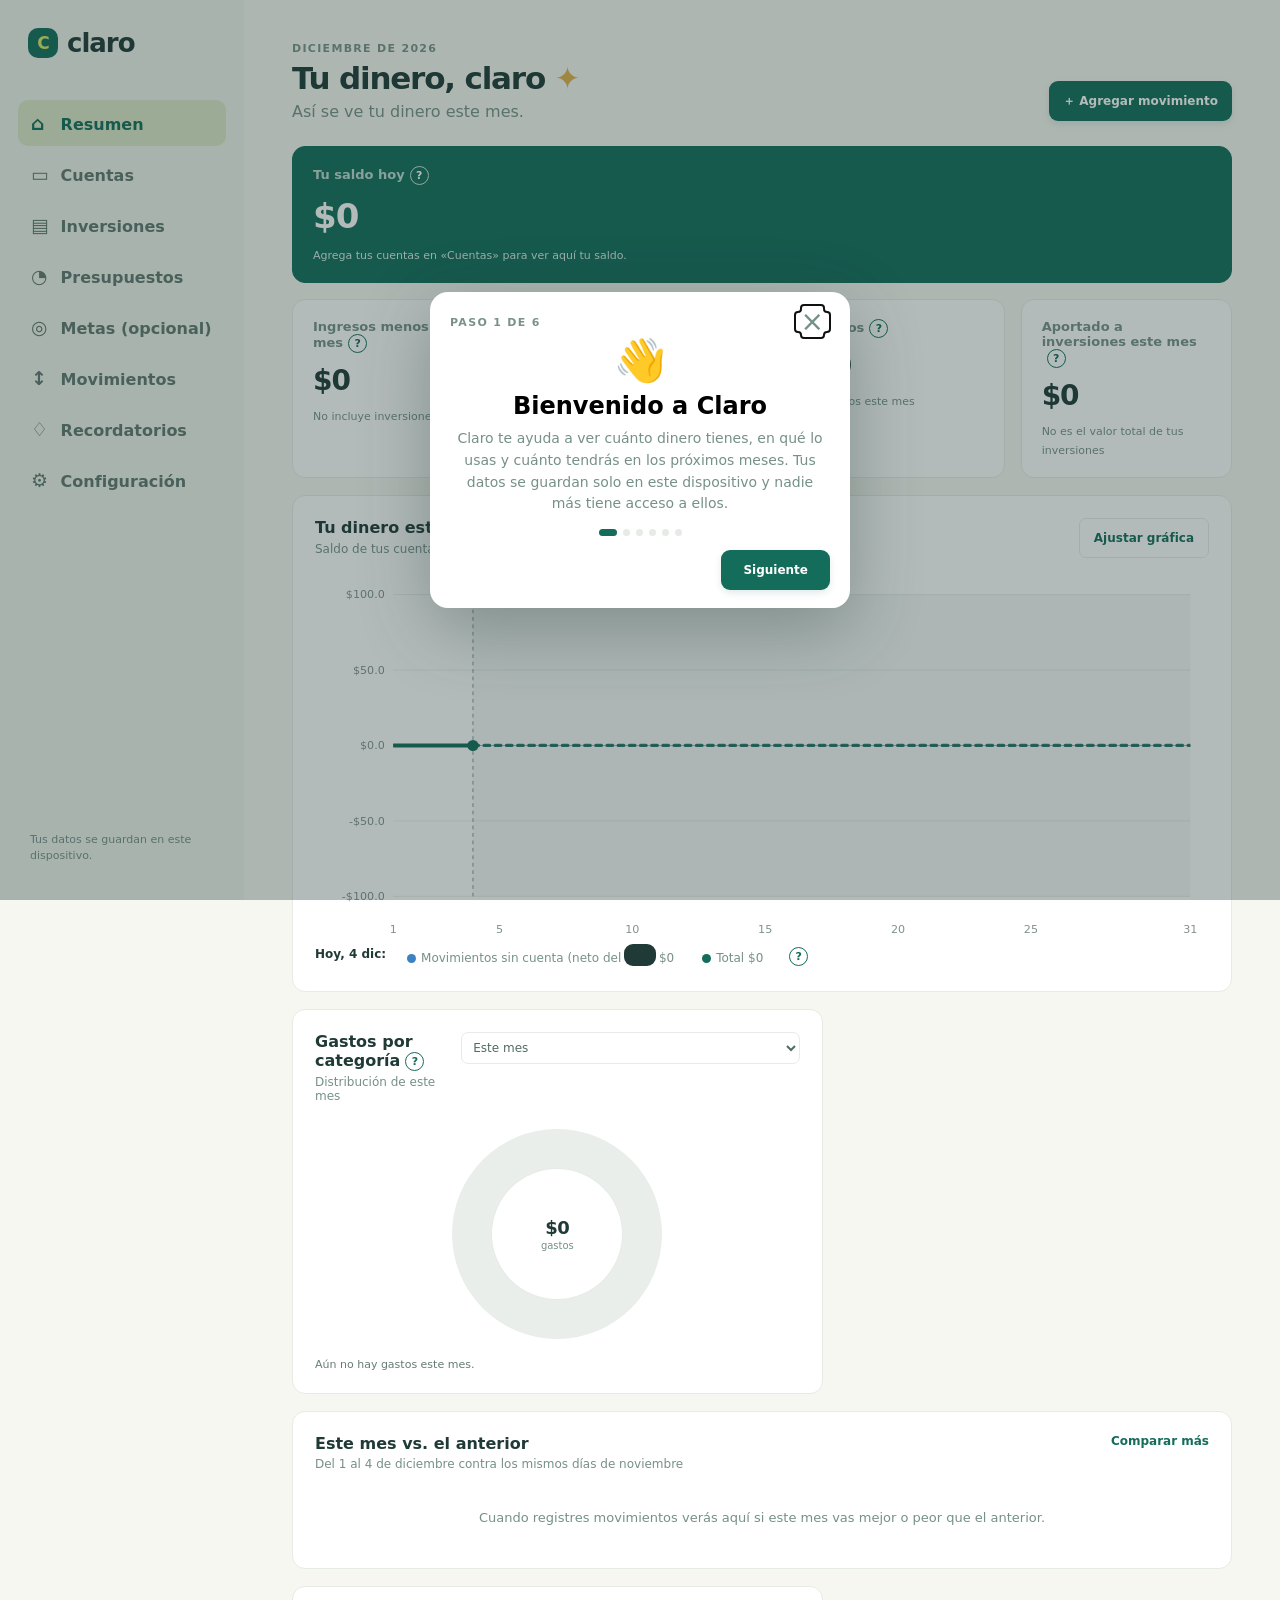
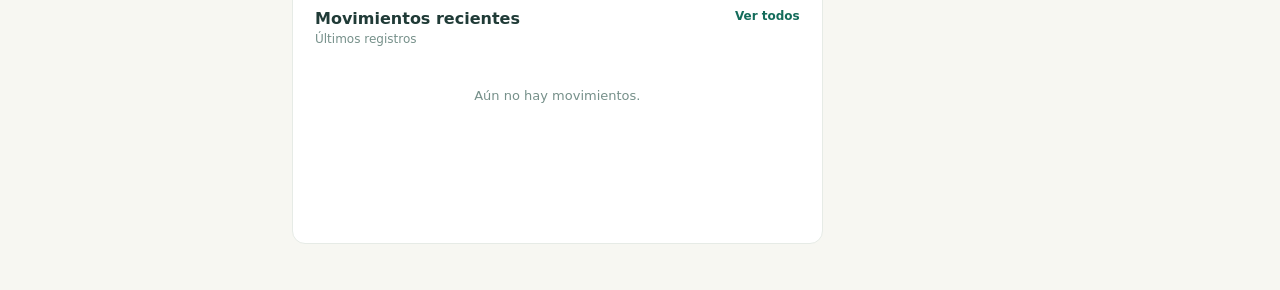
<file: index.html>
<!doctype html>
<html lang="es-MX">
  <head>
    <meta charset="UTF-8" />
    <meta name="color-scheme" content="light dark" />
    <meta name="viewport" content="width=device-width, initial-scale=1" />
    <meta name="theme-color" content="#146c5b" />
    <meta name="description" content="Tu dinero, claro y bajo control." />
    <link rel="manifest" href="manifest.webmanifest" />
    <link rel="icon" href="icon.svg" type="image/svg+xml" />
    <link rel="icon" href="favicon-32.png" type="image/png" sizes="32x32" />
    <link rel="apple-touch-icon" href="apple-touch-icon.png" />
    <link rel="stylesheet" href="styles.css" />
    <link rel="stylesheet" href="overrides.css" />
    <link rel="stylesheet" href="guidance.css" />
    <title>Claro — Control de gastos</title>
  </head>
  <body>
    <div class="app-shell">
      <aside class="sidebar">
        <a class="brand" href="#inicio" aria-label="Claro, inicio"><span class="brand-mark">C</span><span>claro</span></a>
        <nav aria-label="Navegación principal">
          <a class="nav-link active" href="#inicio" data-page="inicio"><span>⌂</span> Resumen</a>
          <a class="nav-link" href="#cuentas" data-page="cuentas"><span>▭</span> Cuentas</a>
          <a class="nav-link" href="#capital" data-page="capital"><span>▤</span> Inversiones</a>
          <a class="nav-link" href="#presupuestos" data-page="presupuestos"><span>◔</span> Presupuestos</a>
          <a class="nav-link" href="#metas" data-page="metas"><span>◎</span> Metas (opcional)</a>
          <a class="nav-link" href="#movimientos" data-page="movimientos"><span>↕</span> Movimientos</a>
          <a class="nav-link" href="#recordatorios" data-page="recordatorios"><span>♢</span> Recordatorios</a>
          <a class="nav-link" href="#configuracion" data-page="configuracion"><span>⚙</span> Configuración</a>
        </nav>
        <div class="sidebar-bottom"><p class="storage-note">Tus datos se guardan en este dispositivo.</p></div>
      </aside>

      <main>
        <header class="topbar">
          <button class="menu-button" id="menu-button" aria-label="Abrir menú">☰</button>
          <h1 class="sr-only" id="page-title">Resumen</h1>
        </header>

        <section class="page active" id="inicio">
          <div class="welcome"><div><p class="eyebrow month-label"></p><h2>Tu dinero, claro <span>✦</span></h2><p>Así se ve tu dinero este mes.</p></div><button class="primary-button open-movement">＋ Agregar movimiento</button></div>
          <section class="stat-grid" aria-label="Resumen financiero">
            <article class="stat-card balance total-balance"><p>Tu saldo hoy</p><strong id="total-balance-value">$0</strong><small id="total-balance-note">Suma de tus cuentas</small></article>
            <article class="stat-card month-net"><p>Ingresos menos gastos del mes</p><strong id="balance-value">$0</strong><small id="balance-note">No incluye inversiones.</small></article>
            <article class="stat-card"><p>Ingresos</p><strong id="income-value">$0</strong><small class="positive">↑ Este mes</small></article>
            <article class="stat-card"><p>Gastos</p><strong id="expense-value">$0</strong><small id="expense-note">0 movimientos</small></article>
            <article class="stat-card"><p>Aportado a inversiones este mes</p><strong id="saving-value">$0</strong><small id="saving-note">Registradas este mes</small></article>
          </section>
          <section class="dashboard-grid">
            <article class="card spending-card"><div class="card-title"><div><h3>Gastos por categoría</h3><p>Distribución de este mes</p></div><select id="category-period" aria-label="Periodo"><option>Este mes</option></select></div><div class="pie-chart-wrap"><div class="category-chart" id="category-chart" role="img" aria-label="Gráfica de pastel de gastos por categoría"><div class="pie-center"><strong id="category-total">$0</strong><small>gastos</small></div></div></div><div class="legend" id="category-legend"></div></article>
            <article class="card trend-card"><div class="card-title"><div><h3 id="money-chart-title">Tu dinero este mes</h3><p id="money-chart-subtitle">Saldo de cada banco y el total, del día 1 al último día del mes</p></div><button type="button" class="small-button" id="chart-settings-button" aria-expanded="false" aria-controls="chart-controls">Ajustar gráfica</button></div><div class="chart-controls" id="chart-controls" hidden><fieldset class="chart-show"><legend>Qué ver (puedes combinar)</legend><label class="check-label"><input type="checkbox" data-show="accounts" /> Saldo de tus cuentas</label><label class="check-label"><input type="checkbox" data-show="investments" /> Valor de tus inversiones</label><label class="check-label"><input type="checkbox" data-show="total" /> Total</label><label class="check-label"><input type="checkbox" data-show="income" /> Ingresos del mes (acumulados)</label><label class="check-label"><input type="checkbox" data-show="expense" /> Gastos del mes (acumulados)</label><label class="check-label"><input type="checkbox" data-show="net" /> Neto del mes (ingresos − gastos)</label><label class="check-label"><input type="checkbox" data-show="estimate" /> Estimado después de hoy</label></fieldset><label>Una línea por<select id="chart-group"><option value="bank">Banco (las tarjetas van aparte)</option><option value="item">Cuenta o inversión</option></select></label><label>Escala del eje vertical<select id="chart-scale"><option value="auto">Automática (ajustada a tus datos)</option><option value="zero">Empezar en $0</option><option value="manual">Manual</option></select></label><label class="manual-only">Mínimo (MXN)<input id="chart-min" type="number" step="any" inputmode="decimal" /></label><label class="manual-only">Máximo (MXN)<input id="chart-max" type="number" step="any" inputmode="decimal" /></label></div><div class="line-legend chart-legend" id="money-chart-legend"></div><div class="line-chart" id="line-chart"></div><p class="chart-readout" id="money-chart-readout"></p><p class="chart-footnote" id="money-chart-footnote"></p></article>
            <article class="card home-compare-card" id="home-compare-card"><div class="card-title"><div><h3>Este mes vs. el anterior</h3><p id="home-compare-subtitle">Hasta el mismo día del mes</p></div><a href="#movimientos" class="text-link" id="home-compare-link">Comparar más</a></div><div class="home-compare" id="home-compare"></div></article><article class="card recent-card"><div class="card-title"><div><h3>Movimientos recientes</h3><p>Últimos registros</p></div><a href="#movimientos" class="text-link">Ver todos</a></div><div id="recent-movements"></div></article>
          </section>
        </section>

        <section class="page" id="movimientos"><div class="section-heading"><div><div><p class="eyebrow">REGISTRO REAL</p><h2>Movimientos</h2><p>Registra aquí solo ingresos y gastos que ya ocurrieron; lo que esperas a futuro va en Presupuestos.</p></div></div><button class="primary-button open-movement">＋ Agregar movimiento</button></div><div class="view-tabs" role="tablist" aria-label="Vista de movimientos"><button type="button" class="view-tab active" role="tab" aria-selected="true" data-view="list">Lista</button><button type="button" class="view-tab" role="tab" aria-selected="false" data-view="compare">Comparar</button></div><div class="card" id="movement-list-card"><div class="filters"><select id="movement-type-filter"><option value="all">Todos los tipos</option><option value="expense">Gastos</option><option value="income">Ingresos</option><option value="investment">Inversiones</option><option value="transfer">Traspasos y pagos de tarjeta</option></select><select id="movement-category-filter"><option value="all">Todas las categorías</option></select></div><div id="movement-list" class="movement-list"></div></div><div class="card compare-card" id="compare-card" hidden><div class="card-title"><div><h3>Comparar periodos</h3><p>Ingresos, gastos y ahorro de dos periodos, lado a lado.</p></div></div><div class="compare-controls"><label>Comparar por<select id="compare-unit"><option value="week">Semana</option><option value="fortnight">Quincena</option><option value="month">Mes</option><option value="year">Año</option><option value="custom">Fechas que yo elija</option></select></label><label class="compare-pick">Periodo<select id="compare-a"></select></label><label class="compare-pick">Contra<select id="compare-b"></select></label><div class="compare-custom" hidden><label>Del<input type="date" id="compare-a-from" /></label><label>al<input type="date" id="compare-a-to" /></label><label>contra del<input type="date" id="compare-b-from" /></label><label>al<input type="date" id="compare-b-to" /></label></div></div><div class="compare-quick"><button type="button" class="small-button" data-quick="prev">Contra el anterior</button><button type="button" class="small-button" data-quick="year">Contra hace un año</button><label class="check-label" id="compare-same-days-label"><input type="checkbox" id="compare-same-days" checked /> <span>Solo hasta el mismo día</span></label></div><p class="compare-sentence" id="compare-sentence"></p><div class="compare-summary" id="compare-summary"></div><div class="compare-categories" id="compare-categories"></div></div></section>
        <section class="page" id="presupuestos"><div class="section-heading"><div><p class="eyebrow">PLANEACIÓN</p><h2>Presupuestos</h2></div><div class="button-pair"><button class="small-button" id="open-recurring">＋ Plan recurrente</button><button class="primary-button" id="open-budget">＋ Límite por categoría</button></div></div><div class="section-heading"><div><h2>Límites</h2></div></div><article class="card budget-sources-card" id="budget-sources-card"><div class="card-title"><div><h3>Tu dinero disponible al mes</h3><p>Cuánto tienes y cómo se reparte entre gastos recurrentes y límites</p></div></div><div class="budget-sources-grid"><div><div class="pie-chart-wrap"><div class="category-chart" id="budget-pie" role="img" aria-label="Dinero disponible y límites"><div class="pie-center"><strong id="budget-pie-total">$0</strong><small>disponible</small></div></div></div><p class="budget-pie-note" id="budget-pie-note"></p></div><div><div class="legend budget-pie-legend" id="budget-pie-legend"></div><details class="budget-sources-picker"><summary>Elegir de dónde sale tu dinero</summary><div id="budget-sources-list"></div></details></div></div></article><div id="budget-list" class="budget-list"></div><div class="section-heading"><div><h2>Planes recurrentes</h2></div></div><div id="recurring-list" class="budget-list"></div><article class="card projection-card recurring-projection"><div class="card-title"><div><h3>Proyección de tu presupuesto</h3><p>Ingresos, gastos (planes y límites), ahorro y lo que te queda</p></div></div><div id="recurring-chart"></div><div id="recurring-projection"></div></article></section>
        <section class="page" id="configuracion"><div class="section-heading"><div><p class="eyebrow">PREFERENCIAS</p><h2>Configuración</h2></div></div><article class="card preference-card settings-actions"><div class="settings-row"><span>Apariencia</span><button class="small-button" id="theme-button" aria-label="Activar modo oscuro" aria-pressed="false" title="Activar modo oscuro">Modo oscuro</button></div><div class="settings-row"><span>Recordatorios</span><button class="small-button" id="notification-button" title="Activar avisos al abrir la app">Activar notificaciones</button></div><label class="check-label"><input type="checkbox" id="reflect-default" /> Registrar aportaciones y retiros en Movimientos por defecto</label><div class="settings-row"><span>Respaldo</span><span class="button-pair"><button class="small-button" id="export-button">Descargar respaldo</button><button class="small-button" id="import-button">Cargar respaldo</button><input type="file" id="import-file" accept="application/json,.json" hidden /></span></div><div class="settings-row"><span>Actualizaciones<small class="update-status" id="update-status"></small></span><button class="small-button" id="update-check" type="button">Buscar actualización</button></div><div class="settings-row"><span>Avisos legales</span><a class="small-button" href="legal.html">Ver privacidad y términos</a></div><div class="settings-row"><span>Datos de esta app</span><button class="small-button danger-button" id="reset-button">Borrar mis datos</button></div></article></section>
        <section class="page" id="cuentas"><div class="section-heading"><div><p class="eyebrow">DÉBITO Y CRÉDITO</p><h2>Cuentas</h2></div><button class="primary-button" id="open-account">＋ Agregar cuenta</button></div><div class="capital-summary" id="accounts-summary"></div><article class="card capital-accounts"><div class="card-title"><div><h3>Tus cuentas</h3></div></div><div id="account-list" class="account-list"></div></article><article class="card projection-card accounts-projection-card"><div class="card-title"><div><h3>Saldo de tus cuentas en el tiempo</h3></div><select id="accounts-horizon" aria-label="Periodo de la gráfica de cuentas"><option value="1">1 mes</option><option value="3">3 meses</option><option value="6">6 meses</option><option value="12">1 año</option></select></div><div id="accounts-chart"></div></article></section>
        <section class="page" id="capital"><div class="section-heading"><div><p class="eyebrow">TU PORTAFOLIO</p><h2>Inversiones</h2></div><button class="primary-button" id="open-investment">＋ Agregar inversión</button></div><div class="capital-summary" id="capital-summary"></div><section class="portfolio-section"><div class="section-heading"><div><h2>Portafolio</h2></div><button class="primary-button" id="open-investment-operation">＋ Aportar o retirar</button></div><div class="portfolio-grid"><article class="card portfolio-composition"><div class="card-title"><div><h3>Distribución</h3></div></div><div class="pie-chart-wrap"><div class="category-chart portfolio-pie" id="portfolio-chart" role="img" aria-label="Distribución del portafolio"><div class="pie-center"><strong id="portfolio-chart-total">$0</strong><small>portafolio</small></div></div></div><div class="legend" id="portfolio-legend"></div></article><article class="card projection-card"><div class="card-title"><div><h3>Proyección</h3></div><select id="projection-horizon" aria-label="Horizonte de la proyección"><option value="3">3 meses</option><option value="6">6 meses</option><option value="12">1 año</option><option value="24">2 años</option><option value="60">5 años</option><option value="120">10 años</option><option value="maturity">Hasta el plazo de cada inversión</option></select></div><div id="projection-list" class="projection-list"></div><p class="projection-note">Estimación, no garantía.</p></article></div><div class="section-heading investment-heading"><div><h2>Productos</h2></div></div><div id="investment-list" class="investment-list"></div></section></section>
        <section class="page" id="metas"><div class="section-heading"><div><p class="eyebrow">TU FUTURO</p><h2>Metas</h2><p>Convierte tus planes en avances visibles.</p></div><button class="primary-button" id="open-goal">＋ Crear meta</button></div><div id="goal-list" class="goal-list"></div></section>
        <section class="page" id="recordatorios"><div class="section-heading"><div><p class="eyebrow">NO OLVIDES</p><h2>Recordatorios</h2><p>Recibe avisos de pagos y fechas importantes.</p></div><button class="primary-button" id="open-reminder">＋ Crear recordatorio</button></div><div id="reminder-list" class="reminder-list"></div></section>
      </main>
    </div>

    <dialog id="movement-dialog"><form method="dialog" id="movement-form"><div class="dialog-head"><div><p class="eyebrow">NUEVO REGISTRO</p><h2>Agregar movimiento</h2></div><button class="close-dialog" value="cancel">×</button></div><label>Tipo<select name="type" id="movement-type"><option value="expense">Gasto</option><option value="income">Ingreso</option><option value="investment">Inversión</option><option value="transfer">Pagar tarjeta o pasar entre cuentas</option></select></label><label>Concepto<input name="title" placeholder="Ej. Supermercado" required maxlength="50" /></label><div class="two-cols"><label>Monto (MXN)<input name="amount" type="number" min="1" step="0.01" placeholder="$0.00" required /></label><label>Fecha<input name="date" type="date" required /></label></div><label>Categoría<select name="category" id="movement-category" required></select></label><label id="movement-account-label"><span id="movement-account-title">Cuenta</span><select name="accountId" id="movement-account"></select></label><label id="movement-to-label" hidden>¿A qué cuenta va? (por ejemplo, tu tarjeta)<select name="toAccountId" id="movement-to-account"></select></label><label>Nota <span class="optional">opcional</span><input name="note" placeholder="Algún detalle que quieras recordar" maxlength="100" /></label><button class="primary-button submit-button" value="default">Guardar movimiento</button></form></dialog>
    <dialog id="budget-dialog"><form method="dialog" id="budget-form"><div class="dialog-head"><h2>Nuevo límite</h2><button class="close-dialog" value="cancel">×</button></div><input type="hidden" name="budgetId" /><label>Categoría<select name="category" class="expense-categories" required></select></label><label>Tipo<select name="kind"><option value="fixed">Fijo</option><option value="variable">Variable</option></select></label><label>Frecuencia<select name="period"><option value="weekly">Semanal</option><option value="monthly" selected>Mensual</option><option value="yearly">Anual</option></select></label><label>Límite (MXN)<input name="limit" type="number" min="1" required /></label><button class="primary-button submit-button">Guardar</button></form></dialog>
    <dialog id="goal-dialog"><form method="dialog" id="goal-form"><div class="dialog-head"><h2>Nueva meta</h2><button class="close-dialog" value="cancel">×</button></div><input type="hidden" name="goalId" /><label>Nombre<input name="name" placeholder="Ej. Fondo de emergencia" required /></label><div class="two-cols"><label>Objetivo (MXN)<input name="target" type="number" min="1" required /></label><label>Ya ahorrado<input name="current" type="number" min="0" value="0" required /></label></div><label>¿Dónde se guarda el ahorro?<select name="linkType"><option value="none">En ningún lugar en particular</option><option value="account">En una cuenta de débito o ahorro</option><option value="investment">En una inversión</option><option value="interest">Intereses estimados de una inversión</option><option value="portfolio">Todo el portafolio (saldo estimado)</option></select></label><label id="goal-account-label" hidden>¿Qué cuenta?<select name="accountId" id="goal-account"></select></label><p class="form-warning" id="goal-account-warning" hidden></p><label id="goal-investment-label" hidden>¿Qué inversión?<select name="investmentId" id="goal-investment"></select></label><label id="goal-origin-label" hidden>¿De dónde sale el dinero?<select name="originAccountId" id="goal-origin"></select></label><button class="primary-button submit-button">Guardar</button></form></dialog>
    <dialog id="reminder-dialog"><form method="dialog" id="reminder-form"><div class="dialog-head"><h2>Nuevo recordatorio</h2><button class="close-dialog" value="cancel">×</button></div><label>¿Qué necesitas recordar?<input name="title" placeholder="Ej. Pagar renta" required /></label><label>Fecha<input name="date" type="date" required /></label><label>Tipo<select name="kind"><option value="payment">Pago</option><option value="habit">Hábito</option><option value="review">Revisión</option></select></label><label>Se repite<select name="repeat"><option value="none">Solo una vez</option><option value="daily">Cada día</option><option value="weekly">Cada semana</option><option value="biweekly">Cada quincena (14 días)</option><option value="monthly">Cada mes</option><option value="yearly">Cada año</option></select></label><button class="primary-button submit-button">Crear recordatorio</button></form></dialog>
    <dialog id="account-dialog"><form method="dialog" id="account-form"><div class="dialog-head"><h2>Agregar cuenta</h2><button class="close-dialog" value="cancel">×</button></div><input type="hidden" name="accountId" /><label>Tipo de cuenta<select name="kind"><option value="debit">Débito o ahorro</option><option value="credit">Tarjeta de crédito</option></select></label><label>Nombre<input name="name" placeholder="Ej. Cuenta principal" required maxlength="45" /></label><label>Banco<input name="institution" placeholder="Ej. BBVA" maxlength="45" /></label><label id="credit-limit-label" hidden>Límite de crédito (MXN)<input name="creditLimit" type="number" min="0" step="0.01" placeholder="Ej. 30000" /></label><div class="yield-fields" id="credit-fields" hidden><div class="two-cols"><label>Día de corte<input name="cutDay" type="number" min="1" max="31" step="1" placeholder="Ej. 15" /></label><label>Días para pagar después del corte<input name="dueAfterDays" type="number" min="1" max="60" step="1" placeholder="Ej. 20" /></label></div><label class="check-label"><input type="checkbox" name="alertCut" /> Avisarme de la fecha de corte</label><label class="check-label"><input type="checkbox" name="alertDue" checked /> Avisarme de la fecha límite de pago</label><label>¿Con cuánta anticipación?<select name="alertDays"><option value="0">El mismo día</option><option value="1">1 día antes</option><option value="2">2 días antes</option><option value="3" selected>3 días antes</option><option value="5">5 días antes</option><option value="7">7 días antes</option></select></label></div><div class="two-cols"><label><span class="label-line"><span class="balance-title">Saldo (MXN)</span></span><input name="initialBalance" type="number" min="0" step="0.01" required /></label><label>Saldo al día<input name="balanceDate" type="date" required /></label></div><label class="check-label"><input type="checkbox" name="hasYield" id="account-has-yield" /> Esta cuenta me paga intereses</label><div class="yield-fields" id="account-yield-fields" hidden><div class="two-cols"><label>Tasa anual (%)<input name="yieldRate" type="number" min="0" step="0.01" value="0" /></label><label>Pago de intereses<select name="yieldFrequency"><option value="daily">Cada día</option><option value="monthly">Cada mes</option></select></label></div><label>Paga intereses hasta (MXN; 0 = sin tope)<input name="yieldCap" type="number" min="0" step="0.01" value="0" /></label><label>ISR (impuesto sobre tus ganancias)<select name="yieldTax"><option value="mx">0.9% al año · retención en México 2026 (recomendado)</option><option value="0">0% · ver la ganancia sin impuestos</option></select></label></div><button class="primary-button submit-button">Guardar cuenta</button></form></dialog>
    <dialog id="investment-dialog"><form method="dialog" id="investment-form"><div class="dialog-head"><h2>Agregar inversión</h2><button class="close-dialog" value="cancel">×</button></div><p class="form-help">“Agregar inversión” crea el producto y su saldo actual. “Aportar o retirar” se usa después para registrar cambios de saldo.</p><input type="hidden" name="investmentId" /><label>Institución<input name="institution" placeholder="Ej. Nu" required maxlength="45" /></label><label>Producto o nombre<input name="product" placeholder="Ej. Cajita de ahorro" required maxlength="55" /></label><div class="two-cols"><label>Capital inicial (MXN)<input name="capital" type="number" min="0" step="0.01" required /></label><label>Tasa anual (%)<input name="rate" type="number" min="0" step="0.01" value="0" list="rate-suggestions" required /><datalist id="rate-suggestions"><option value="5" label="Ejemplo"></option><option value="10" label="Ejemplo"></option><option value="15" label="Ejemplo"></option><option value="20" label="Ejemplo"></option></datalist></label></div><p class="form-help">Escribe la tasa de tu producto. Las sugerencias 5%, 10%, 15% y 20% solo son ejemplos, no tasas vigentes.</p><label>Capitalización<select name="frequency"><option value="daily">Diaria</option><option value="weekly">Semanal</option><option value="monthly" selected>Mensual</option><option value="quarterly">Trimestral</option><option value="yearly">Anual</option></select></label><div class="two-cols"><label>Fecha inicial<input name="startDate" type="date" required /></label><label>Aportación mensual prevista (MXN; 0 = ninguna)<input name="monthlyContribution" type="number" min="0" step="0.01" value="0" /></label></div><div class="two-cols"><label>ISR (impuesto sobre tus ganancias)<select name="taxPreset"><option value="mx">0.9% al año · retención en México 2026 (recomendado)</option><option value="0">0% · ver la ganancia sin impuestos</option><option value="custom-interest">Personalizado · % de tus ganancias</option><option value="custom-capital">Personalizado · % al año sobre tu saldo</option></select><input name="taxRate" type="number" min="0" max="100" step="0.01" value="0.9" /><input name="taxMode" type="hidden" value="capital" /></label><label>Comisión anual (%)<select name="feePreset"><option value="0">0% (sin comisión)</option><option value="0.5">Ejemplo · 0.5%</option><option value="1">Ejemplo · 1%</option><option value="custom">Personalizado</option></select><input name="annualFee" type="number" min="0" step="0.01" value="0" /></label></div><p class="form-help">ISR es un impuesto sobre rendimientos; no es necesariamente el porcentaje que debes pagar. Los porcentajes son ejemplos editables, no asesoría fiscal. Comisión anual es un posible cobro por administrar una inversión; revisa el contrato y usa 0% si no aplica.</p><label class="check-label" id="reflect-initial-label"><input name="reflectInitial" type="checkbox" /> Registrar este monto inicial en Movimientos (no afecta la gráfica principal)</label><button class="primary-button submit-button">Guardar inversión</button></form></dialog>
    <dialog id="investment-operation-dialog"><form method="dialog" id="investment-operation-form"><div class="dialog-head"><h2>Aportación o retiro</h2><button class="close-dialog" value="cancel">×</button></div><input type="hidden" name="operationId" /><label>Inversión<select name="investmentId" id="operation-investment" required></select></label><label>Operación<select name="operationType"><option value="contribution">Aportación</option><option value="withdrawal">Retiro</option></select></label><div class="two-cols"><label>Monto (MXN)<input name="amount" type="number" min="0.01" step="0.01" required /></label><label>Fecha<input name="date" type="date" required /></label></div><label class="check-label"><input name="reflectInBalance" id="reflect-operation" type="checkbox" /> Registrar también en Movimientos y en el saldo</label><label id="operation-account-label">Cuenta de origen o destino del dinero<select name="accountId" id="operation-account"></select></label><label>Nota <span class="optional">opcional</span><input name="note" maxlength="100" /></label><button class="primary-button submit-button">Guardar operación</button></form></dialog>
    <dialog id="recurring-dialog"><form method="dialog" id="recurring-form"><div class="dialog-head"><h2>Ingreso o gasto planeado</h2><button class="close-dialog" value="cancel">×</button></div><p class="form-help">Puedes dejarlo como previsión o marcar que se registre solo en Movimientos cuando llegue la fecha. Para gastos variables, el monto funciona como tope por ocurrencia.</p><input type="hidden" name="planId" /><label>Tipo<select name="type"><option value="income">Ingreso (nómina, freelance)</option><option value="expense">Gasto (renta, comida)</option><option value="investment">Pasar dinero: ahorro, inversión o pago de tarjeta</option></select></label><label>Comportamiento<select name="kind"><option value="fixed">Fijo (monto esperado)</option><option value="variable">Variable (monto máximo)</option></select></label><label>Concepto<input name="title" placeholder="Ej. nómina, renta o comida" required maxlength="50" /></label><div class="two-cols"><label>Monto cada vez (MXN)<input name="amount" type="number" min="0.01" step="0.01" required /></label><label>Frecuencia<select name="frequency"><option value="weekly">Semanal</option><option value="biweekly">Quincenal</option><option value="monthly">Mensual</option><option value="yearly">Anual</option></select></label></div><label>Comienza el<input name="startDate" type="date" required /></label><button class="primary-button submit-button">Guardar plan</button></form></dialog>
    <dialog id="repay-dialog"><form method="dialog" id="repay-form"><div class="dialog-head"><div><p class="eyebrow">LÍMITE SUPERADO</p><h2>Plan para reponer</h2></div><button class="close-dialog" value="cancel">×</button></div><input type="hidden" name="budgetId" /><p class="repay-summary" id="repay-summary"></p><label>Tomar el dinero de<select name="sourcePlanId" id="repay-source" required></select></label><label>En cuántos pagos<select name="payments" id="repay-payments"><option value="1">1 pago</option><option value="2" selected>2 pagos</option><option value="3">3 pagos</option><option value="4">4 pagos</option><option value="6">6 pagos</option></select></label><p class="repay-preview" id="repay-preview"></p><button class="primary-button submit-button">Crear plan para reponer</button></form></dialog>
    <div class="toast" id="toast" role="status"></div>
    <div class="update-banner" id="update-banner" role="status" hidden><span id="update-text">Hay una nueva versión de Claro.</span><span class="update-actions"><button class="small-button" id="update-later" type="button">Ahora no</button><button class="small-button" id="update-button" type="button">Descargar</button></span></div>
    <script src="app.js"></script>
  </body>
</html>
</file>
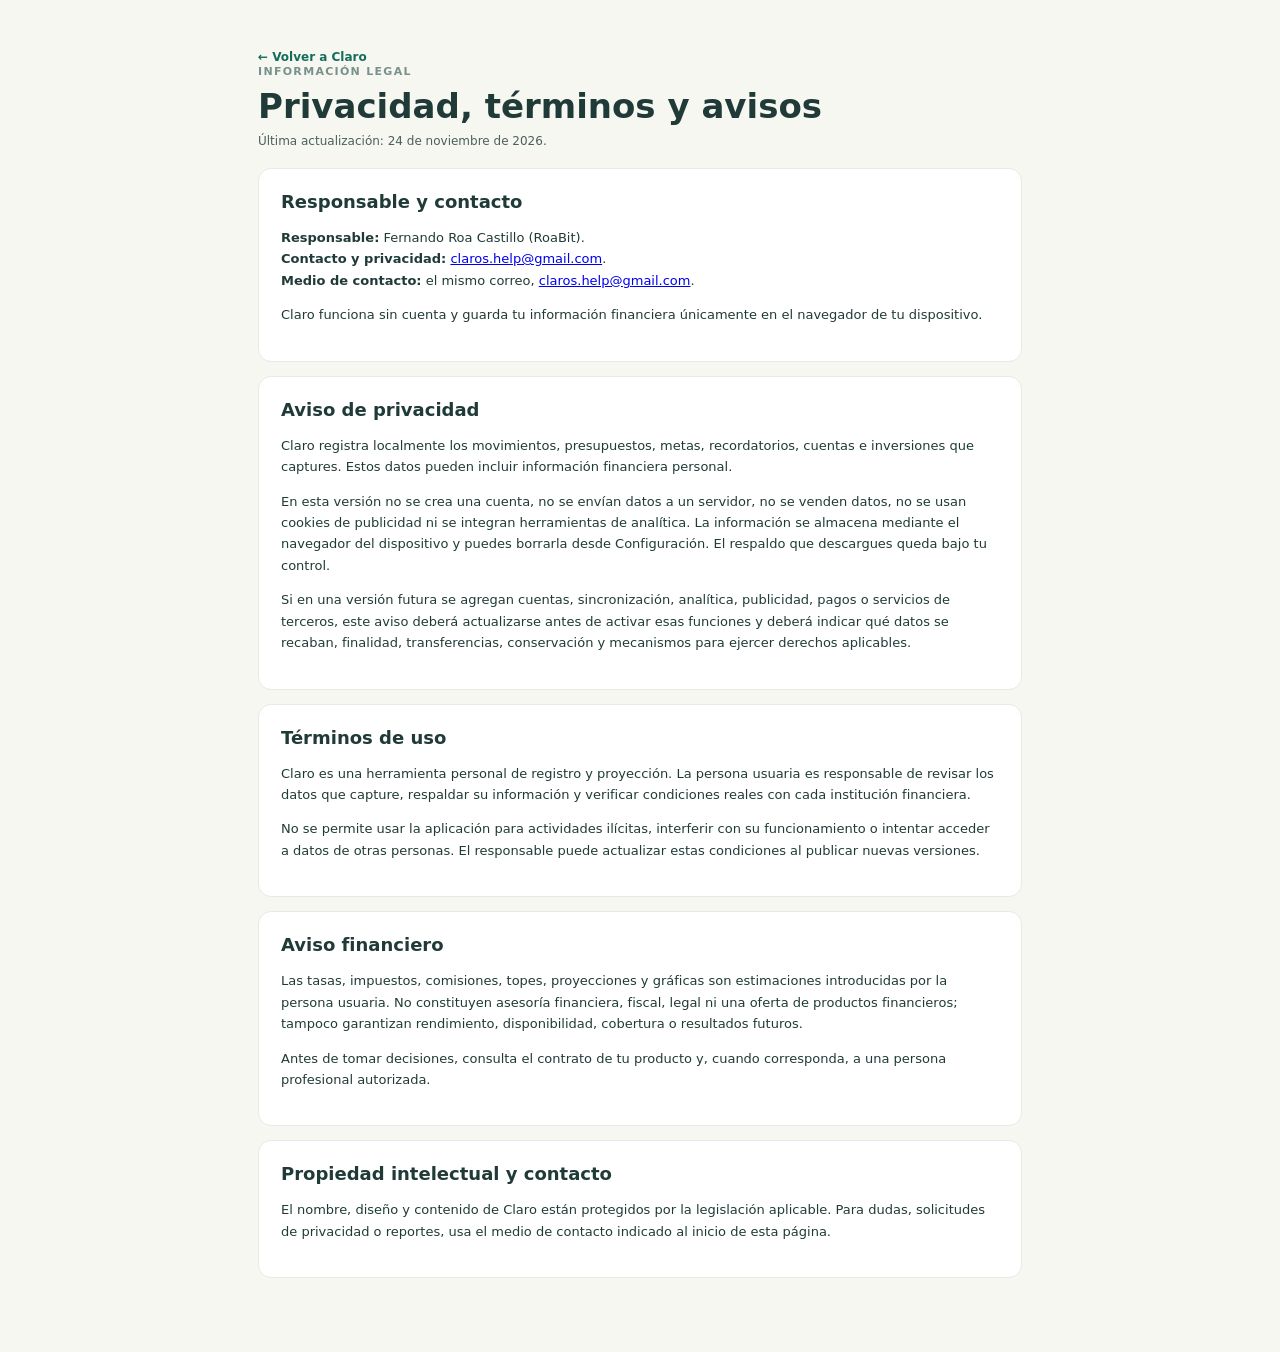
<file: legal.html>
<!doctype html>
<html lang="es-MX">
  <head>
    <meta charset="UTF-8" />
    <meta name="color-scheme" content="light dark" />
    <meta name="viewport" content="width=device-width, initial-scale=1" />
    <meta name="description" content="Aviso de privacidad, términos de uso y aviso financiero de Claro." />
    <link rel="icon" href="icon.svg" type="image/svg+xml" />
    <link rel="icon" href="favicon-32.png" type="image/png" sizes="32x32" />
    <link rel="stylesheet" href="styles.css" />
    <link rel="stylesheet" href="overrides.css" />
    <link rel="stylesheet" href="guidance.css" />
    <title>Legal — Claro</title>
  </head>
  <body>
    <script>try{var t=localStorage.getItem("claro-theme")||(matchMedia("(prefers-color-scheme: dark)").matches?"dark":"light");document.body.dataset.theme=t;}catch(e){}</script>
    <main class="legal-page">
      <a class="text-link" href="index.html">← Volver a Claro</a>
      <p class="eyebrow">INFORMACIÓN LEGAL</p>
      <h1>Privacidad, términos y avisos</h1>
      <p class="legal-updated">Última actualización: 24 de noviembre de 2026.</p>

      <article class="card legal-card">
        <h2>Responsable y contacto</h2>
        <p><strong>Responsable:</strong> Fernando Roa Castillo (RoaBit).<br /><strong>Contacto y privacidad:</strong> <a href="mailto:claros.help@gmail.com">claros.help@gmail.com</a>.<br /><strong>Medio de contacto:</strong> el mismo correo, <a href="mailto:claros.help@gmail.com">claros.help@gmail.com</a>.</p>
        <p>Claro funciona sin cuenta y guarda tu información financiera únicamente en el navegador de tu dispositivo.</p>
      </article>

      <article class="card legal-card">
        <h2>Aviso de privacidad</h2>
        <p>Claro registra localmente los movimientos, presupuestos, metas, recordatorios, cuentas e inversiones que captures. Estos datos pueden incluir información financiera personal.</p>
        <p>En esta versión no se crea una cuenta, no se envían datos a un servidor, no se venden datos, no se usan cookies de publicidad ni se integran herramientas de analítica. La información se almacena mediante el navegador del dispositivo y puedes borrarla desde Configuración. El respaldo que descargues queda bajo tu control.</p>
        <p>Si en una versión futura se agregan cuentas, sincronización, analítica, publicidad, pagos o servicios de terceros, este aviso deberá actualizarse antes de activar esas funciones y deberá indicar qué datos se recaban, finalidad, transferencias, conservación y mecanismos para ejercer derechos aplicables.</p>
      </article>

      <article class="card legal-card">
        <h2>Términos de uso</h2>
        <p>Claro es una herramienta personal de registro y proyección. La persona usuaria es responsable de revisar los datos que capture, respaldar su información y verificar condiciones reales con cada institución financiera.</p>
        <p>No se permite usar la aplicación para actividades ilícitas, interferir con su funcionamiento o intentar acceder a datos de otras personas. El responsable puede actualizar estas condiciones al publicar nuevas versiones.</p>
      </article>

      <article class="card legal-card">
        <h2>Aviso financiero</h2>
        <p>Las tasas, impuestos, comisiones, topes, proyecciones y gráficas son estimaciones introducidas por la persona usuaria. No constituyen asesoría financiera, fiscal, legal ni una oferta de productos financieros; tampoco garantizan rendimiento, disponibilidad, cobertura o resultados futuros.</p>
        <p>Antes de tomar decisiones, consulta el contrato de tu producto y, cuando corresponda, a una persona profesional autorizada.</p>
      </article>

      <article class="card legal-card">
        <h2>Propiedad intelectual y contacto</h2>
        <p>El nombre, diseño y contenido de Claro están protegidos por la legislación aplicable. Para dudas, solicitudes de privacidad o reportes, usa el medio de contacto indicado al inicio de esta página.</p>
      </article>
    </main>
  </body>
</html>
</file>
<file: styles.css>
:root{--ink:#203b37;--muted:#76908a;--paper:#f7f7f2;--card:#fff;--line:#e6ebe6;--green:#146c5b;--lime:#d7e769;--orange:#f7ad6b;--blue:#88c8c5;--purple:#b4a4e6;--red:#ea8d80}*{box-sizing:border-box}body{margin:0;background:var(--paper);color:var(--ink);font-family:Inter,ui-sans-serif,system-ui,-apple-system,BlinkMacSystemFont,"Segoe UI",sans-serif}.app-shell{min-height:100vh;display:grid;grid-template-columns:244px 1fr}.sidebar{background:#f0f2eb;padding:28px 18px;display:flex;flex-direction:column;position:sticky;top:0;height:100vh}.brand{display:flex;align-items:center;gap:9px;color:var(--ink);font-size:26px;font-weight:800;text-decoration:none;letter-spacing:-1px;padding:0 10px 42px}.brand-mark{display:grid;place-items:center;width:30px;height:30px;border-radius:10px;background:var(--green);color:var(--lime);font-size:17px}.sidebar nav{display:grid;gap:5px}.nav-link,.plain-button{border:0;background:none;text-decoration:none;color:#607771;font:inherit;font-weight:600;padding:12px 13px;border-radius:10px;text-align:left;cursor:pointer}.nav-link span{width:24px;display:inline-block;font-size:19px}.nav-link.active,.nav-link:hover{background:#dce7c8;color:var(--green)}.sidebar-bottom{margin-top:auto;display:grid;gap:3px}.plain-button{font-size:13px}.plain-button:hover{color:var(--green)}main{max-width:1440px;margin:0 auto;width:100%;padding:0 48px 46px}.topbar{height:112px;display:flex;align-items:center;justify-content:space-between}.eyebrow{color:#79918b;margin:0 0 5px;font-size:11px;font-weight:800;letter-spacing:1.3px}.topbar h1{font-size:19px;margin:0}.header-actions{display:flex;align-items:center;gap:13px}.icon-button{border:1px solid var(--line);background:#fff;color:var(--green);border-radius:50%;height:38px;width:38px;font-size:19px;cursor:pointer}.profile-button{border:0;background:#d9e8e1;color:var(--green);border-radius:22px;padding:9px 14px;font-weight:700}.profile-button:first-letter{background:var(--green);color:#fff}.menu-button{display:none}.welcome,.section-heading{display:flex;justify-content:space-between;align-items:end;margin:18px 0 25px}.welcome h2,.section-heading h2{margin:0;font-size:31px;letter-spacing:-1.2px}.welcome h2 span{color:#dfb04b}.welcome p:not(.eyebrow),.section-heading p:not(.eyebrow){margin:6px 0 0;color:var(--muted)}button{font:inherit}.primary-button{border:0;border-radius:9px;background:var(--green);color:#fff;font-weight:750;padding:12px 17px;cursor:pointer;box-shadow:0 3px 7px #146c5b22}.primary-button:hover{background:#0f5a4c}.stat-grid{display:grid;grid-template-columns:1.22fr 1fr 1fr 1fr;gap:16px}.stat-card{background:var(--card);border:1px solid var(--line);border-radius:13px;padding:19px 20px;min-height:130px}.stat-card.balance{background:var(--green);border-color:var(--green);color:#fff}.stat-card p{margin:0;color:var(--muted);font-size:13px;font-weight:600}.balance p{color:#bed8d1}.stat-card strong{font-size:28px;display:block;margin:11px 0 8px;letter-spacing:-1px}.stat-card small{font-size:11px;color:var(--muted)}.balance small{color:#cae2da}.positive{color:#388775!important}.dashboard-grid{margin-top:17px;display:grid;grid-template-columns:1.15fr .85fr;gap:17px}.card{background:var(--card);border:1px solid var(--line);border-radius:13px;padding:22px}.card-title{display:flex;align-items:start;justify-content:space-between;margin-bottom:18px}.card h3{font-size:16px;margin:0}.card-title p{margin:4px 0 0;color:var(--muted);font-size:12px}.card select,.filters select{border:1px solid var(--line);border-radius:7px;background:#fff;padding:7px;color:#526b64;font-size:12px}.category-chart{height:16px;border-radius:30px;overflow:hidden;background:#edf1ed;display:flex}.category-segment{height:100%}.legend{display:flex;gap:15px;flex-wrap:wrap;margin-top:17px}.legend-item{font-size:11px;color:#657c76}.legend-dot{width:8px;height:8px;border-radius:50%;display:inline-block;margin-right:5px}.bar-chart{height:144px;display:flex;align-items:end;justify-content:space-between;gap:15px;border-bottom:1px solid var(--line);padding:0 4px}.month-bar{height:100%;display:flex;align-items:end;gap:3px;flex:1;position:relative}.month-bar div{width:50%;border-radius:3px 3px 0 0}.month-bar .income-bar{background:#86c9bd}.month-bar .expense-bar{background:#f2b270}.month-bar span{position:absolute;bottom:-20px;width:100%;text-align:center;font-size:10px;color:var(--muted)}.trend-key{font-size:10px;color:var(--muted)}.trend-key i{display:inline-block;width:7px;height:7px;background:#86c9bd;border-radius:2px;margin:0 3px 0 8px}.trend-key i+ i{background:#f2b270}.budget-card,.recent-card{min-height:258px}.budget-row{margin:14px 0}.budget-head{display:flex;justify-content:space-between;font-size:12px;margin-bottom:7px}.budget-head strong{font-size:12px}.progress{height:7px;background:#edf1ed;border-radius:10px;overflow:hidden}.progress>span{display:block;height:100%;border-radius:inherit;background:var(--green)}.progress.warn>span{background:var(--orange)}.text-link{font-size:12px;color:var(--green);font-weight:750;text-decoration:none}.movement-row{display:flex;align-items:center;padding:11px 0;border-bottom:1px solid #eff1ee;gap:10px}.movement-row:last-child{border-bottom:0}.category-icon{flex:none;display:grid;place-items:center;width:34px;height:34px;border-radius:10px;background:#edf5e2;color:var(--green);font-size:15px}.movement-info{flex:1;min-width:0}.movement-info strong{font-size:13px;display:block;white-space:nowrap;overflow:hidden;text-overflow:ellipsis}.movement-info small{color:var(--muted);font-size:11px}.movement-amount{font-size:13px;font-weight:800}.movement-amount.income{color:#278373}.movement-amount.investment{color:#7567a7}.page{display:none}.page.active{display:block}.section-heading{align-items:center;margin-top:15px}.section-heading h2{font-size:30px}.filters{display:flex;gap:10px;padding-bottom:10px;border-bottom:1px solid var(--line)}.movement-list{padding-top:3px}.movement-list .movement-row{padding:15px 4px}.budget-list,.goal-list,.reminder-list{display:grid;grid-template-columns:repeat(auto-fit,minmax(260px,1fr));gap:16px}.budget-item,.goal-item,.reminder-item{background:#fff;border:1px solid var(--line);border-radius:13px;padding:20px}.budget-item h3,.goal-item h3,.reminder-item h3{margin:0 0 6px;font-size:16px}.budget-item p,.goal-item p,.reminder-item p{color:var(--muted);font-size:13px;margin:0 0 14px}.goal-top{display:flex;justify-content:space-between;align-items:start}.goal-icon{background:#f0ebfd;color:#7162aa;border-radius:10px;padding:9px}.goal-actions{display:flex;gap:7px;margin-top:17px}.small-button{border:1px solid var(--line);background:#fff;padding:7px 9px;border-radius:7px;font-size:11px;color:var(--green);font-weight:700;cursor:pointer}.reminder-date{color:var(--green)!important;font-weight:700}dialog{border:0;border-radius:16px;padding:0;width:min(450px,calc(100% - 30px));box-shadow:0 20px 70px #203b3755}dialog::backdrop{background:#1c343055}dialog form{padding:25px;display:grid;gap:14px}.dialog-head{display:flex;justify-content:space-between;align-items:start;margin-bottom:3px}.dialog-head h2{margin:0;font-size:22px}.close-dialog{border:0;background:transparent;color:var(--muted);font-size:28px;line-height:18px;cursor:pointer}label{font-size:12px;font-weight:750;color:#4d6860;display:grid;gap:6px}.optional{color:var(--muted);font-weight:500}input,select{border:1px solid #dce5df;border-radius:8px;padding:11px;font:inherit;color:var(--ink);width:100%;background:#fff}input:focus,select:focus{outline:2px solid #beded5;border-color:var(--green)}.two-cols{display:grid;grid-template-columns:1fr 1fr;gap:10px}.submit-button{margin-top:5px;width:100%}.toast{position:fixed;bottom:24px;left:50%;transform:translate(-50%,90px);background:var(--ink);color:#fff;padding:11px 16px;border-radius:9px;font-size:13px;transition:.25s;z-index:5}.toast.show{transform:translate(-50%,0)}.empty{color:var(--muted);font-size:13px;padding:24px 0;text-align:center}@media(max-width:900px){.app-shell{display:block}.sidebar{position:fixed;z-index:4;transform:translateX(-100%);transition:.25s;width:250px;box-shadow:5px 0 20px #0002}.sidebar.open{transform:translateX(0)}main{padding:0 21px 35px}.menu-button{display:block;border:0;background:none;color:var(--green);font-size:22px;margin-right:12px}.topbar{justify-content:start;height:85px}.header-actions{margin-left:auto}.profile-button span{display:none}.welcome{align-items:start;gap:15px}.stat-grid{grid-template-columns:repeat(2,1fr)}.dashboard-grid{grid-template-columns:1fr}.topbar h1{font-size:17px}}@media(max-width:520px){main{padding:0 15px 30px}.topbar{height:76px}.welcome,.section-heading{margin:12px 0 20px}.welcome{display:block}.welcome .primary-button{margin-top:16px;width:100%}.section-heading{align-items:start}.section-heading .primary-button{font-size:0;padding:12px}.section-heading .primary-button:first-letter{font-size:18px}.welcome h2,.section-heading h2{font-size:26px}.stat-grid{gap:9px}.stat-card{padding:14px;min-height:112px}.stat-card strong{font-size:22px}.stat-card.balance{grid-column:span 2}.card{padding:17px}.trend-key{display:none}.two-cols{grid-template-columns:1fr}.header-actions{gap:7px}.icon-button{height:34px;width:34px}.bar-chart{gap:8px}.legend{gap:9px}.filters{display:grid;grid-template-columns:1fr 1fr}}
</file>
<file: overrides.css>
.storage-note{color:var(--muted);font-size:11px;line-height:1.45;padding:0 12px;margin:0 0 8px}.movement-note{display:block;color:#607771;font-size:11px;line-height:1.4;margin-top:4px;overflow-wrap:anywhere}.movement-row .small-button{flex:none}.trend-card{grid-column:1/-1;order:-1}.line-chart{width:100%;margin-top:4px}.line-chart svg{display:block;width:100%;height:auto;overflow:visible}.line-legend{display:flex;gap:16px;flex-wrap:wrap;margin:-6px 0 7px;color:#657c76;font-size:11px}.line-legend span{display:inline-flex;align-items:center;gap:6px}.line-legend i{width:16px;height:3px;border-radius:4px;display:inline-block}.line-legend .income-line{background:#278373}.line-legend .expense-line{background:#e7a35f}.line-legend .net-line{background:#7669aa}.chart-footnote{font-size:10px;color:var(--muted);text-align:right;margin:5px 0 0}.pie-chart-wrap{display:grid;place-items:center;padding:8px 0 2px}.category-chart{width:210px;height:210px;border-radius:50%;display:grid;place-items:center;position:relative}.pie-center{width:62%;height:62%;border-radius:50%;background:var(--card);display:flex;flex-direction:column;justify-content:center;align-items:center;box-shadow:0 0 0 1px var(--line)}.pie-center strong{font-size:18px;letter-spacing:-.5px}.pie-center small{color:var(--muted);font-size:10px;margin-top:2px}body[data-theme="dark"]{--ink:#e6efeb;--muted:#9db1aa;--paper:#101a18;--card:#192522;--line:#2b3a35;--green:#267e6c;--lime:#d7e769;--orange:#f7ad6b;--blue:#88c8c5;--purple:#b4a4e6;--red:#ea8d80}body[data-theme="dark"] .sidebar{background:#151f1c}body[data-theme="dark"] .nav-link,body[data-theme="dark"] .plain-button{color:#b4c5bf}body[data-theme="dark"] .nav-link.active,body[data-theme="dark"] .nav-link:hover{background:#263a32;color:#d7e769}body[data-theme="dark"] .stat-card,body[data-theme="dark"] .card,body[data-theme="dark"] .budget-item,body[data-theme="dark"] .goal-item,body[data-theme="dark"] .reminder-item{background:var(--card);border-color:var(--line)}body[data-theme="dark"] .stat-card p,body[data-theme="dark"] .legend-item,body[data-theme="dark"] .movement-info small,body[data-theme="dark"] .movement-note,body[data-theme="dark"] .line-legend{color:var(--muted)}body[data-theme="dark"] .category-icon{background:#263a32;color:#c9dfb0}body[data-theme="dark"] .goal-icon{background:#302b45;color:#d0c4ff}body[data-theme="dark"] .icon-button,body[data-theme="dark"] .small-button,body[data-theme="dark"] .card select,body[data-theme="dark"] .filters select,body[data-theme="dark"] input,body[data-theme="dark"] select{background:#202e29;color:var(--ink);border-color:var(--line)}body[data-theme="dark"] .profile-button{background:#263a32;color:#d7e769}body[data-theme="dark"] .progress{background:#293631}body[data-theme="dark"] dialog{background:var(--card);color:var(--ink)}body[data-theme="dark"] .line-chart svg line{stroke:#40504a!important}body[data-theme="dark"] .line-chart svg text{fill:#a7b8b1!important}body[data-theme="dark"] .movement-row{border-color:#2b3a35}body[data-theme="dark"] .category-chart{border:1px solid #40504a}@media(max-width:520px){.movement-row .movement-amount{font-size:12px}.movement-row .small-button{padding:6px 7px}.category-chart{width:180px;height:180px}.pie-center strong{font-size:16px}}
.capital-summary{display:grid;grid-template-columns:repeat(4,minmax(0,1fr));gap:14px;margin:0 0 17px}.capital-stat{padding:17px 19px;background:var(--card);border:1px solid var(--line);border-radius:12px}.capital-stat small,.muted-label{display:block;color:var(--muted);font-size:11px}.capital-stat strong{display:block;font-size:21px;margin-top:9px}.capital-accounts{margin-bottom:24px}.account-list{display:grid;gap:2px}.account-row{display:grid;grid-template-columns:1fr 150px auto;gap:12px;align-items:center;padding:13px 3px;border-top:1px solid var(--line)}.account-row>div strong,.account-row>div small{display:block}.account-row>div small{font-size:11px;color:var(--muted);margin-top:3px}.portfolio-section>.section-heading{margin-top:24px}.portfolio-grid{display:grid;grid-template-columns:minmax(260px,.75fr) minmax(440px,1.25fr);gap:16px}.portfolio-pie{width:200px;height:200px}.investment-heading{margin-top:26px!important}.investment-list{display:grid;grid-template-columns:repeat(auto-fit,minmax(280px,1fr));gap:15px}.investment-card{background:var(--card);border:1px solid var(--line);border-radius:13px;padding:19px}.investment-card-head{display:flex;justify-content:space-between;align-items:start}.investment-card-head .eyebrow{margin-bottom:4px}.investment-card h3{font-size:16px;margin:0}.investment-share{display:grid;place-items:center;min-width:48px;height:35px;border-radius:20px;background:color-mix(in srgb,var(--share-color) 20%,var(--card));color:var(--ink);font-size:11px;font-weight:800}.investment-value{display:block;font-size:25px;margin-top:20px}.investment-facts{display:grid;grid-template-columns:1fr 1fr;gap:12px;margin-top:17px}.investment-facts span{font-size:10px;color:var(--muted)}.investment-facts strong{display:block;color:var(--ink);font-size:12px;margin-top:4px}.investment-contribution{font-size:11px;color:var(--muted);margin:14px 0 0}.investment-actions{display:flex;gap:6px;flex-wrap:wrap;margin-top:17px}.investment-history{border-top:1px solid var(--line);margin-top:15px;padding-top:12px}.investment-history summary{font-size:11px;color:var(--green);font-weight:750;cursor:pointer}.operation-row{display:grid;grid-template-columns:1fr auto auto auto;align-items:center;gap:8px;padding:9px 0;border-bottom:1px solid var(--line);font-size:10px}.projection-table-wrap{overflow-x:auto}.projection-table{border-collapse:collapse;width:100%;font-size:12px}.projection-table th,.projection-table td{text-align:right;padding:10px 8px;border-bottom:1px solid var(--line);white-space:nowrap}.projection-table thead th{color:var(--muted);font-weight:650;font-size:10px}.projection-table th:first-child,.projection-table tbody th{text-align:left}.projection-table tbody th{font-weight:750}.projection-note,.preference-help{font-size:11px;color:var(--muted);line-height:1.5;margin:12px 0 0}.preference-card{margin-top:18px}.check-label{display:flex;align-items:center;gap:9px}.check-label input{width:17px;height:17px;flex:none;accent-color:var(--green)}#reflect-initial-label[hidden],#auto-register-label[hidden]{display:none}.negative{color:#c94d45!important}body[data-theme="dark"] .capital-stat,body[data-theme="dark"] .investment-card{background:var(--card);border-color:var(--line)}body[data-theme="dark"] .investment-facts span{color:var(--muted)}body[data-theme="dark"] .investment-facts strong{color:var(--ink)}body[data-theme="dark"] .investment-share{color:var(--ink)}@media(max-width:800px){.capital-summary{grid-template-columns:repeat(2,minmax(0,1fr))}.portfolio-grid{grid-template-columns:1fr}}@media(max-width:520px){.capital-summary{gap:8px}.capital-stat{padding:13px}.capital-stat strong{font-size:18px}.account-row{grid-template-columns:1fr auto;gap:8px}.account-row>span{grid-column:1/-1}.portfolio-grid{grid-template-columns:minmax(0,1fr)}.investment-facts{gap:9px}.investment-value{font-size:22px}.operation-row{grid-template-columns:1fr auto}.operation-row .small-button{padding:6px}.projection-table th,.projection-table td{padding:8px 5px;font-size:10px}}
.view-tabs{display:inline-flex;gap:4px;padding:4px;margin:0 0 12px;background:var(--card);border:1px solid var(--line);border-radius:10px}.view-tab{border:0;background:transparent;color:var(--muted);font-weight:700;font-size:13px;padding:8px 16px;border-radius:7px;cursor:pointer}.view-tab.active{background:var(--green);color:#fff}
.compare-controls{display:grid;grid-template-columns:repeat(3,minmax(0,1fr));gap:10px}.compare-controls label{display:flex;flex-direction:column;gap:5px;font-size:12px;font-weight:650;color:var(--muted)}.compare-controls select,.compare-controls input{width:100%;font-size:13px;padding:8px}.compare-custom{grid-column:span 2;display:grid;grid-template-columns:repeat(4,minmax(0,1fr));gap:10px}.compare-custom[hidden],.compare-pick[hidden]{display:none!important}
.compare-quick{display:flex;flex-wrap:wrap;align-items:center;gap:8px;margin:12px 0 4px}.compare-quick .check-label{font-size:12px;color:var(--muted);display:flex;align-items:center;gap:6px}.compare-quick .check-label[hidden]{display:none}
.compare-sentence{margin:14px 0;padding:12px 14px;border-radius:10px;background:#f1f6e3;color:var(--ink);font-size:14px;font-weight:600;line-height:1.45}
.compare-summary{display:grid;grid-template-columns:repeat(4,minmax(0,1fr));gap:12px}.compare-stat{border:1px solid var(--line);border-radius:12px;padding:14px}.compare-stat>p{margin:0 0 10px;font-size:13px;font-weight:700}.compare-stat>p small{font-weight:500;color:var(--muted)}.compare-values{display:grid;grid-template-columns:1fr 1fr;gap:8px;margin-bottom:10px}.compare-values small{display:block;font-size:10.5px;color:var(--muted);margin-bottom:3px}.compare-values strong{font-size:18px;letter-spacing:-.5px}.muted-value{color:var(--muted)}
.compare-chip{display:inline-block;font-size:11.5px;font-weight:750;padding:3px 8px;border-radius:999px;white-space:nowrap}.compare-chip.good{background:#e1f1e7;color:#2f7a5e}.compare-chip.bad{background:#fbe5e1;color:#b04a3c}.compare-chip.same{background:#eef1ee;color:var(--muted)}
.compare-categories h4{margin:22px 0 8px;font-size:14px}.compare-row{display:grid;grid-template-columns:minmax(0,2fr) 1fr 1fr 1.2fr;gap:10px;align-items:center;padding:9px 0;border-bottom:1px solid var(--line);font-size:13px}.compare-row>span:not(.compare-cat){text-align:right}.compare-head{font-size:11px;color:var(--muted);font-weight:700;padding-top:0}.compare-cat{display:flex;align-items:center;gap:9px;min-width:0}.compare-cat>span:last-child{flex:1;min-width:0}.compare-cat .category-icon{flex:none}.muted-cell{color:var(--muted)}
.compare-bars{display:grid;gap:2px;margin-top:4px}.compare-bars b{display:block;height:4px;border-radius:3px;min-width:2px}.bar-a{background:var(--green)}.bar-b{background:#c5d3ce}
.home-compare-card{grid-column:1/-1}.home-compare{display:grid;grid-template-columns:repeat(3,minmax(0,1fr));gap:12px}.home-compare-item{border:1px solid var(--line);border-radius:11px;padding:12px 14px}.home-compare-item p{margin:0;color:var(--muted);font-size:12px;font-weight:650}.home-compare-item strong{display:block;font-size:20px;margin:6px 0 2px;letter-spacing:-.5px}.home-compare-item small{display:block;color:var(--muted);font-size:11px;margin-bottom:7px}.home-compare .empty{grid-column:1/-1;padding:8px 0}
body[data-theme="dark"] .compare-sentence{background:#24332b}body[data-theme="dark"] .compare-chip.good{background:#20392f;color:#8fd3ae}body[data-theme="dark"] .compare-chip.bad{background:#3d2522;color:#f0a497}body[data-theme="dark"] .compare-chip.same{background:#263430}body[data-theme="dark"] .bar-b{background:#3d4f49}
@media(max-width:900px){.compare-summary{grid-template-columns:repeat(2,minmax(0,1fr))}}
@media(max-width:520px){.compare-controls{grid-template-columns:1fr 1fr}.compare-controls>label:first-child{grid-column:1/-1}.compare-custom{grid-column:1/-1;grid-template-columns:1fr 1fr}.compare-values strong{font-size:16px}.compare-row{grid-template-columns:minmax(0,1.6fr) 1fr 1fr;font-size:12px}.compare-row>span:last-child{grid-column:1/-1;text-align:left}.compare-head>span:last-child{display:none}.home-compare{grid-template-columns:1fr 1fr 1fr;gap:7px}.home-compare-item{padding:9px}.home-compare-item strong{font-size:15px}.compare-chip{font-size:10.5px;padding:2px 6px}}
@media(max-width:520px){.home-compare .compare-chip{white-space:normal}}
.compare-row>span:first-child{text-align:left!important}
@media(max-width:520px){.compare-values{grid-template-columns:1fr;gap:6px}.compare-values small{margin-bottom:0}.compare-stat{padding:12px}.compare-stat>p small{display:none}}
</file>
<file: guidance.css>
.form-help,.help-callout{font-size:12px;line-height:1.55;color:var(--muted);margin:0}.help-callout{padding:13px 16px;margin:0 0 16px;border-left:3px solid var(--green);border-radius:8px;background:var(--card)}.button-pair{display:flex;gap:8px;align-items:center}.investment-forecast{margin:4px 0 18px}.investment-forecast>strong{font-size:13px}.investment-forecast>p{font-size:11px;color:var(--muted);margin:4px 0 8px}.investment-forecast svg{display:block;width:100%;height:auto;overflow:visible}.investment-forecast svg line{stroke:#e8ede9}.recurring-projection{margin-top:18px}dialog form{max-height:85vh;overflow-y:auto}body[data-theme="dark"] .help-callout{background:var(--card);border-color:var(--green)}body[data-theme="dark"] .investment-forecast svg line{stroke:#40504a}body[data-theme="dark"] .investment-forecast svg text{fill:#a7b8b1!important}
@media(max-width:700px){.button-pair{align-items:stretch;flex-direction:column}.investment-forecast svg{min-height:180px}}
.forecast-line-key{display:flex;align-items:center;gap:7px}.forecast-line-key i{display:inline-block;width:18px;height:3px;background:#278373;border-radius:3px}
.help-bubble{display:inline-grid;place-items:center;width:19px;height:19px;padding:0;margin-left:5px;border:1px solid var(--green);border-radius:50%;background:transparent;color:var(--green);font-size:11px;font-weight:800;cursor:pointer;vertical-align:middle;flex:none}.help-popover{position:absolute;display:block;top:calc(100% + 5px);left:0;width:min(280px,78vw);padding:9px 10px;border:1px solid var(--line);border-radius:8px;background:var(--card);color:var(--ink);font-size:11px;font-weight:500;line-height:1.45;box-shadow:0 5px 18px #17332b20;z-index:10;white-space:normal}.help-popover[hidden]{display:none}label:has(.help-bubble),.dialog-head,.card-title,#presupuestos .section-heading h2{position:relative}#investment-term{display:grid}#investment-form input[hidden],#goal-investment-label[hidden]{display:none}.goal-link-note{font-size:11px!important;line-height:1.45;margin:9px 0!important;color:var(--muted)}
@media(max-width:520px){.help-popover:not([hidden]){font-size:12px}.help-bubble{width:21px;height:21px}}
.sr-only{position:absolute;width:1px;height:1px;padding:0;margin:-1px;overflow:hidden;clip:rect(0,0,0,0);white-space:nowrap;border:0}.topbar{height:24px;justify-content:flex-end}.primary-button,.small-button{min-height:40px;padding:10px 14px;font-size:12px;display:inline-flex;align-items:center;justify-content:center}.button-pair{align-items:center}.settings-actions{display:grid;gap:0}.settings-row{display:flex;align-items:center;justify-content:space-between;gap:14px;padding:13px 0;border-bottom:1px solid var(--line);font-size:13px}.settings-actions>.check-label{padding:15px 0;border-bottom:1px solid var(--line)}.danger-button{color:#b83d39;border-color:#e7c8c6}.settings-row button:disabled{opacity:.55;cursor:not-allowed}@media(max-width:900px){.topbar{height:62px;justify-content:start}}@media(max-width:520px){.topbar{height:58px}.button-pair{flex-direction:row;align-items:stretch;flex-wrap:wrap}.section-heading .primary-button{font-size:12px!important;padding:10px 14px}.section-heading>.button-pair>button{flex:1;min-width:130px}}
.projection-lines-legend{display:flex;flex-wrap:wrap;gap:7px 13px;margin:8px 0;font-size:10px;color:var(--muted)}.projection-lines-legend span{display:inline-flex;align-items:center;gap:5px}.projection-lines-legend i{display:inline-block;width:13px;height:3px;border-radius:3px}.projection-point{cursor:pointer;stroke:var(--card);stroke-width:2;transition:r .15s}.projection-point.selected{stroke:#d7e769;stroke-width:3}.projection-selected{font-size:11px!important;margin-top:8px!important}.legal-page{max-width:820px;margin:0 auto;padding:46px 28px 60px}.legal-page>h1{font-size:34px;margin:8px 0}.legal-updated{font-size:12px;color:var(--muted);margin:0 0 20px}.legal-card{margin:14px 0}.legal-card h2{font-size:18px;margin-top:0}.legal-card p{font-size:13px;line-height:1.65;color:var(--muted)}body[data-theme="dark"] .projection-point{stroke:var(--card)}

.update-banner{position:fixed;left:50%;bottom:24px;transform:translateX(-50%);z-index:6;display:flex;align-items:center;gap:12px;background:var(--ink);color:#fff;padding:10px 12px 10px 16px;border-radius:11px;font-size:13px;box-shadow:0 8px 24px #0003;width:max-content;max-width:calc(100% - 32px)}.update-banner[hidden]{display:none}.settings-row .button-pair{display:flex;flex-direction:row;align-items:center;gap:7px;flex-wrap:wrap;justify-content:flex-end}
[hidden]{display:none!important}
.chart-controls{display:grid;grid-template-columns:repeat(auto-fit,minmax(180px,1fr));gap:10px;margin:0 0 16px;padding:14px;border:1px solid var(--line);border-radius:10px;background:var(--paper)}.chart-controls select,.chart-controls input{padding:8px;font-size:12px}
.chart-legend{gap:6px 10px;margin:0 0 6px}.legend-toggle{border:1px solid transparent;background:none;font:inherit;font-size:11px;color:inherit;display:inline-flex;align-items:center;gap:6px;padding:4px 7px;border-radius:6px;cursor:pointer}.legend-toggle:hover{border-color:var(--line)}.legend-toggle i{width:16px;border-radius:4px;display:inline-block}.legend-toggle.off{opacity:.45;text-decoration:line-through}
.chart-day{cursor:pointer}.chart-readout{display:flex;flex-wrap:wrap;gap:4px 14px;font-size:12px;color:var(--muted);margin:8px 0 0}.chart-readout strong{color:var(--ink)}.chart-readout span{display:inline-flex;align-items:center;gap:5px}.chart-readout i{width:9px;height:9px;border-radius:50%;display:inline-block}
.plan-funding{font-size:12px;color:var(--green)!important;font-weight:650;margin:8px 0 0!important}.funding-fields{display:grid;gap:14px}
@media(max-width:520px){.trend-card .card-title{gap:10px;flex-wrap:wrap}.chart-controls{grid-template-columns:1fr 1fr}}
.label-line{display:inline-flex;align-items:center;gap:2px;flex-wrap:wrap}.check-label .label-line{display:inline}
.stat-card.balance .help-bubble{border-color:#cae2da;color:#fff}.stat-card.balance .help-popover{color:var(--ink)}
.repay-box{margin-top:12px;padding:12px;border-radius:10px;background:#fdf1e4;border:1px solid #f2d2ae;display:grid;gap:8px}.repay-box p{margin:0!important;color:#7a4a17!important;font-size:12px!important}.repay-box .small-button{justify-self:start}body[data-theme="dark"] .repay-box{background:#3a2a1a;border-color:#5a4026}body[data-theme="dark"] .repay-box p{color:#f3cfa5!important}.repay-summary,.repay-preview{margin:0;font-size:13px;line-height:1.5;color:var(--muted)}.repay-preview{color:var(--ink);background:var(--paper);padding:10px 12px;border-radius:8px}
.yield-fields{display:grid;gap:14px;padding:12px;border:1px solid var(--line);border-radius:10px;background:var(--paper)}
.movement-actions{display:flex;gap:6px;flex:none}@media(max-width:520px){.movement-row{flex-wrap:wrap}.movement-actions{width:100%;justify-content:flex-end}}
.budget-sources-card{margin-bottom:16px}.budget-sources-grid{display:grid;grid-template-columns:240px 1fr;gap:22px;align-items:start}.budget-pie-legend{display:grid;gap:8px;margin-top:0}.budget-pie-legend .legend-item{font-size:12px}.budget-pie-note{font-size:12px;text-align:center;color:var(--muted);margin:10px 0 0}.budget-pie-note.warn{color:#b05a1a;font-weight:700}.budget-sources-picker{margin-top:14px;font-size:12px}.budget-sources-picker summary{cursor:pointer;color:var(--green);font-weight:750}.budget-sources-picker .check-label{display:flex;gap:8px;align-items:center;padding:6px 0;font-weight:600}.budget-sources-picker .check-label input{width:auto}.budget-sources-picker h4{margin:12px 0 2px;font-size:11px;letter-spacing:1px;color:var(--muted)}@media(max-width:700px){.budget-sources-grid{grid-template-columns:1fr}}
.form-warning{margin:8px 0 0;padding:9px 11px;border-radius:8px;background:#fdf1e4;border:1px solid #f2d2ae;color:#7a4a17!important;font-size:12px!important;line-height:1.45}.form-note{margin:0;padding:9px 11px;border-radius:8px;background:#eaf3ee;border:1px solid #cfe3d8;color:#2d5a4c;font-size:12px;line-height:1.45}body[data-theme="dark"] .form-warning{background:#3a2a1a;border-color:#5a4026;color:#f3cfa5!important}body[data-theme="dark"] .form-note{background:#1f2f2a;border-color:#2f453d;color:#b9d8cc}
.backup-reminder{display:flex;align-items:center;justify-content:space-between;gap:12px;flex-wrap:wrap;margin:0 0 16px;padding:12px 14px;border:1px solid #e5c58f;background:#fff7e8;color:#6b4a12;border-radius:11px;font-size:13px;font-weight:600}.backup-reminder .button-pair{display:flex;gap:8px}
@media(max-width:700px){.help-popover{position:static;width:auto;max-width:none;flex-basis:100%;margin:6px 0 2px;box-shadow:none;border-color:#b9d6cc;background:#f1f8f5}.dialog-head{flex-wrap:wrap}.card-title>.help-popover,.dialog-head>.help-popover{order:5}}
.tutorial-dialog{width:min(420px,calc(100% - 32px));text-align:center}.tutorial-dialog .dialog-head{align-items:center}.tutorial-icon{font-size:42px;line-height:1;margin:8px 0 10px}.tutorial-dialog h2{margin:0 0 8px}.tutorial-dialog p{color:var(--muted);line-height:1.55;margin:0 0 12px;font-size:14px}.tutorial-go{background:none;border:0;color:var(--green);font-weight:750;cursor:pointer;padding:4px;font-size:13px}.tutorial-dots{display:flex;justify-content:center;gap:6px;margin:14px 0}.tutorial-dots i{width:7px;height:7px;border-radius:50%;background:var(--line)}.tutorial-dots i.active{background:var(--green);width:18px;border-radius:4px}.tutorial-actions{display:flex;justify-content:space-between;gap:10px}.tutorial-actions .primary-button{margin-left:auto}
.tutorial-dialog{padding:20px 20px 18px!important;border-radius:18px}.tutorial-dialog .eyebrow{margin:0}.tutorial-actions .primary-button{width:auto;padding-inline:22px}
.help-popover{letter-spacing:normal;font-family:inherit;text-transform:none}
/* Modo oscuro: textos legibles en formularios, avisos, ayudas y tutorial */
body[data-theme="dark"]{color-scheme:dark;--muted:#a9bcb5}
body[data-theme="dark"] label,body[data-theme="dark"] .label-line,body[data-theme="dark"] .check-label{color:#c3d3cd}
body[data-theme="dark"] input::placeholder,body[data-theme="dark"] textarea::placeholder{color:#8fa39c}
body[data-theme="dark"] .help-bubble{border-color:#6fc3ad;color:#8fd8c4;background:transparent}
body[data-theme="dark"] .help-popover{background:#22322d;border-color:#3d544c;color:#e6efeb;box-shadow:0 5px 18px #0007}
body[data-theme="dark"] .form-note{background:#1f2f2a;border-color:#35504a;color:#cfe3da}
body[data-theme="dark"] .form-warning,body[data-theme="dark"] .repay-box{background:#3a2a1a;border-color:#6b4c2c}
body[data-theme="dark"] .form-warning,body[data-theme="dark"] .repay-box p{color:#f6d2a8!important}
body[data-theme="dark"] .budget-pie-note.warn{color:#f3b27a}
body[data-theme="dark"] .backup-reminder{background:#3a2f17;border-color:#6d5726;color:#f4dfaa}
body[data-theme="dark"] .backup-reminder .small-button:not(.primary-small){color:#f4dfaa;border-color:#6d5726;background:transparent}
body[data-theme="dark"] .danger-button{color:#f2a39b;border-color:#6b3a36}
body[data-theme="dark"] .tutorial-dialog p{color:#c3d3cd}
body[data-theme="dark"] .tutorial-dots i{background:#3d544c}
body[data-theme="dark"] .tutorial-dots i.active,body[data-theme="dark"] .tutorial-go{color:#8fd8c4}
body[data-theme="dark"] .tutorial-dots i.active{background:#4fb89e}
body[data-theme="dark"] .text-link,body[data-theme="dark"] .budget-sources-picker summary{color:#8fd8c4}
body[data-theme="dark"] .eyebrow{color:#a9bcb5}
body[data-theme="dark"] .update-banner{background:#e6efeb;color:#101a18}
.legal-card p{color:var(--ink)}.legal-updated{color:var(--ink);opacity:.8}
body[data-theme="dark"] .toast{background:#e6efeb;color:#101a18;box-shadow:0 8px 24px #0008}
body[data-theme="dark"] .reminder-date{color:#8fd8c4}
.stat-card.total-balance{grid-column:1/-1}.stat-card.total-balance strong{font-size:34px}.stat-card.total-balance small{color:#d9ece6}.stat-card.month-net{background:var(--card);border-color:var(--line);color:var(--ink)}
.backup-reminder{margin-top:16px}
.account-balances{margin-top:14px}.account-balances tbody th{white-space:normal;min-width:110px}.account-balances .legend-dot{display:inline-block;vertical-align:middle}.account-balances .total-row th,.account-balances .total-row td{border-top:2px solid var(--line);border-bottom:0}
.period-chips{display:flex;flex-wrap:wrap;gap:6px;margin:4px 0 10px}.period-chips button{font:inherit;font-size:12px;font-weight:700;padding:6px 12px;border-radius:999px;border:1px solid var(--line);background:var(--card);color:var(--muted);cursor:pointer}.period-chips button.active{background:var(--green);border-color:var(--green);color:#fff}
.accounts-projection-card{margin-top:16px}.account-balances td small,.account-balances th small{display:block;font-weight:500;margin-top:2px}.credit-usage{margin:12px 0}.credit-usage-head{display:flex;justify-content:space-between;gap:8px;flex-wrap:wrap;font-size:12px;margin-bottom:6px}.credit-usage-head span{color:var(--muted)}.credit-usage-bar{height:10px;border-radius:6px;background:var(--line);overflow:hidden}.credit-usage-bar i{display:block;height:100%;border-radius:6px}#accounts-summary .capital-stat small+small{margin-top:4px}
.period-chips button{-webkit-tap-highlight-color:transparent}.period-chips button:focus{outline:none}.period-chips button:focus-visible{outline:2px solid var(--green);outline-offset:2px}
#accounts-summary{grid-template-columns:repeat(3,minmax(0,1fr))}#accounts-summary .accounts-total strong{font-size:26px}#accounts-summary .capital-stat small+small,#accounts-summary .capital-stat strong+small{margin-top:5px}@media(max-width:800px){#accounts-summary{grid-template-columns:repeat(2,minmax(0,1fr))}#accounts-summary .accounts-total{grid-column:1/-1}}
.period-chips .estimate-chip{border-style:dashed}.period-chips .estimate-chip.active{background:transparent;color:var(--green);border-color:var(--green);border-style:solid}body[data-theme="dark"] .period-chips .estimate-chip.active{color:#8fd8c4;border-color:#8fd8c4}
.chart-show{border:1px solid var(--line);border-radius:10px;padding:10px 12px;margin:0;display:grid;grid-template-columns:repeat(auto-fit,minmax(200px,1fr));gap:8px 14px;grid-column:1/-1}.chart-show legend{font-size:12px;font-weight:750;color:var(--muted);padding:0 4px}.chart-show .check-label{font-size:13px}
.anchor-dialog{max-width:420px}.anchor-dialog p{line-height:1.5}.anchor-actions{display:flex;flex-direction:column;gap:8px;margin-top:14px}
@media(max-width:700px){.line-legend,.legend-toggle{font-size:13px}.projection-lines-legend{font-size:12.5px}.chart-readout{font-size:13.5px}.chart-footnote{font-size:12px}.legend-item{font-size:13px}.investment-forecast>p{font-size:12.5px}}
.anchor-dialog{padding:22px;border-radius:16px;background:var(--card);color:var(--ink);border:1px solid var(--line);width:min(420px,calc(100vw - 32px))}.anchor-dialog h2{font-size:20px;margin:0 0 8px}.anchor-dialog::backdrop{background:rgba(10,20,18,.55)}
.chart-readout .readout-toggle{font-size:inherit;padding:3px 6px;gap:5px;color:inherit}.chart-readout .readout-toggle i{width:9px;height:9px;border-radius:50%}.chart-readout .help-popover{flex-basis:100%}
.accounts-limits-toggle{font-size:13px;margin:4px 0 10px}.projection-lines-legend .help-popover{flex-basis:100%}
.chart-toggles{margin-top:10px;align-items:center}.chart-toggles .legend-toggle{font-size:inherit;color:inherit}.chart-toggles .legend-toggle i{width:14px;height:3px;border-radius:2px;display:inline-block}.chart-toggles .help-popover{flex-basis:100%}.limit-row th,.limit-row td{color:var(--muted);font-weight:500}
#budget-pie{position:relative}#budget-pie .credit-arc{position:absolute;inset:-1px;width:calc(100% + 2px);height:calc(100% + 2px);pointer-events:none}#budget-pie .pie-center{position:relative;z-index:1}.credit-stripes-bg{fill:#fff}body[data-theme="dark"] .credit-stripes-bg{fill:#1c2725}.credit-dot{background:repeating-linear-gradient(45deg,#d64545 0 2px,transparent 2px 5px);border:1.5px solid #d64545}

.update-banner{flex-wrap:wrap;justify-content:flex-end}.update-banner #update-text{flex:1 1 180px}.update-actions{display:flex;gap:8px}.update-banner #update-later{background:transparent;color:inherit;border-color:currentColor}.update-banner button:disabled{opacity:.6}.update-status{display:block;font-size:12px;color:var(--muted);font-weight:400;margin-top:2px}.update-status:empty{display:none}
</file>
